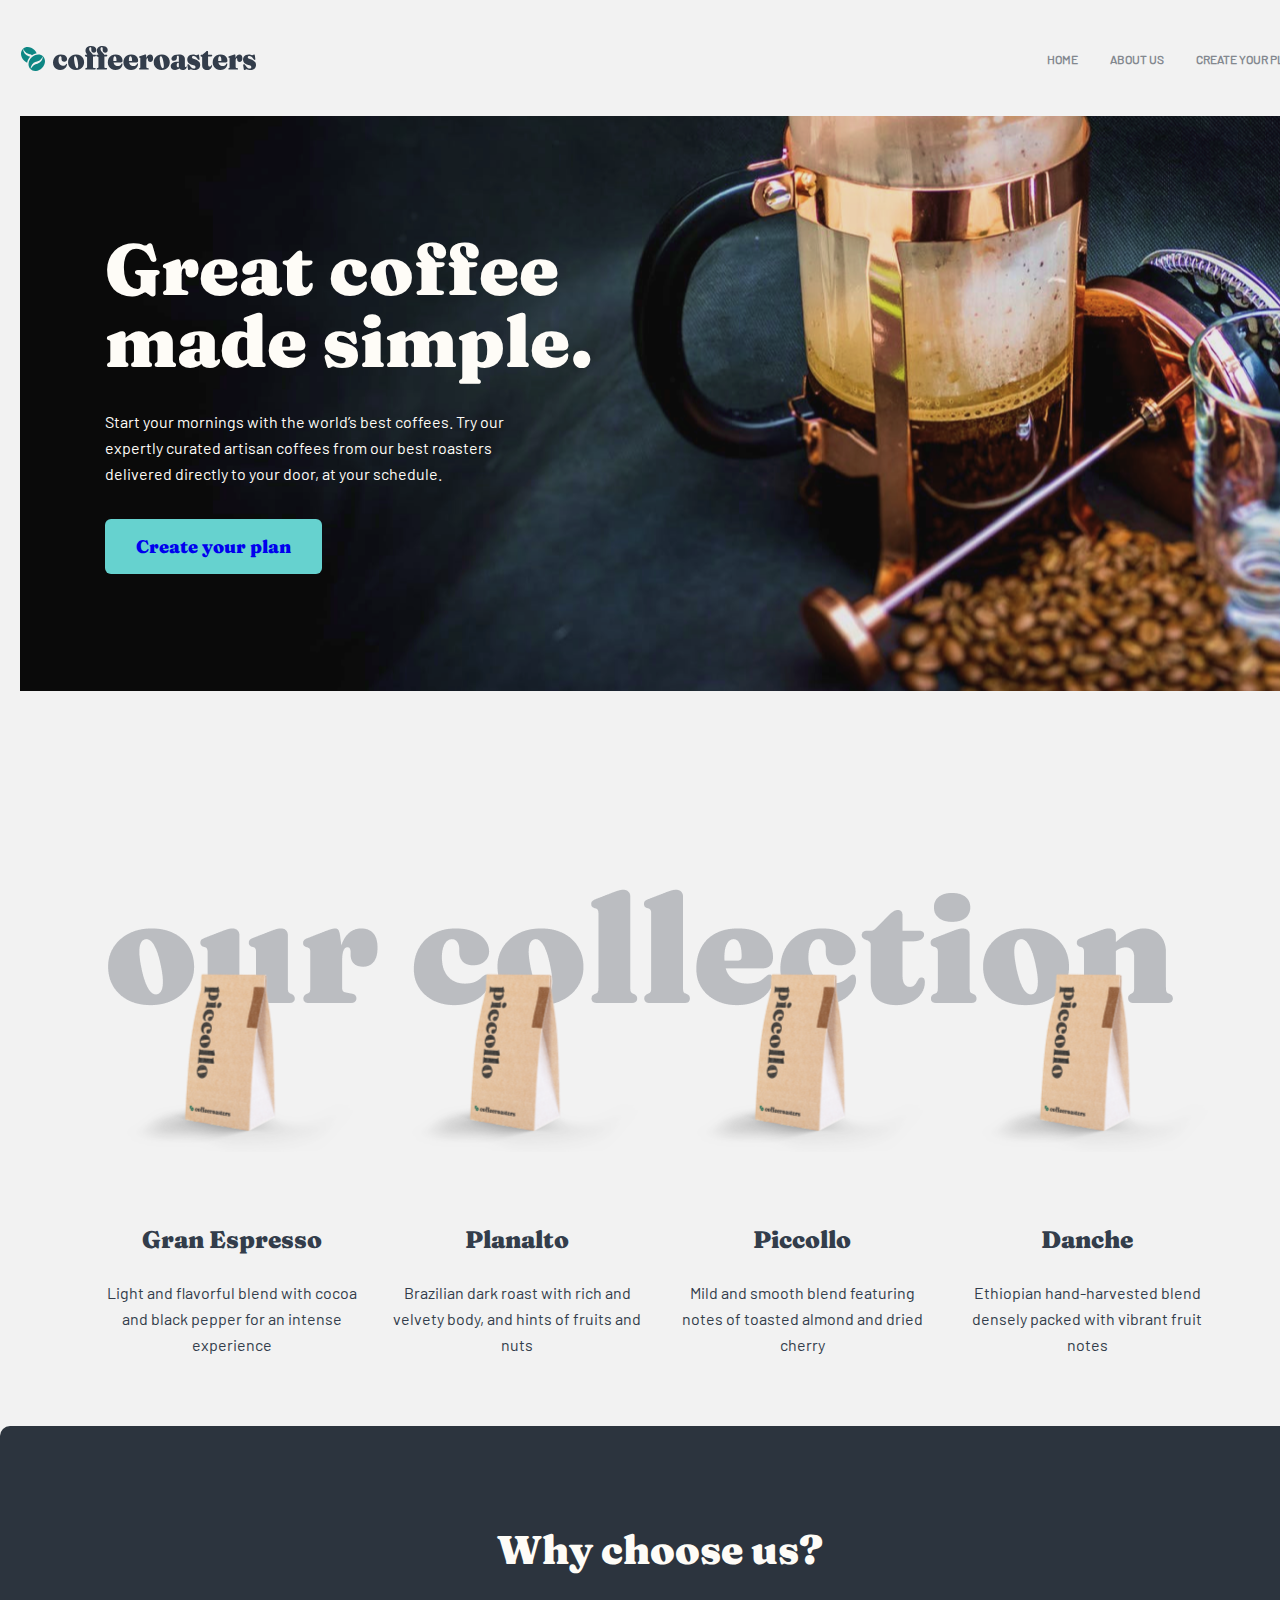
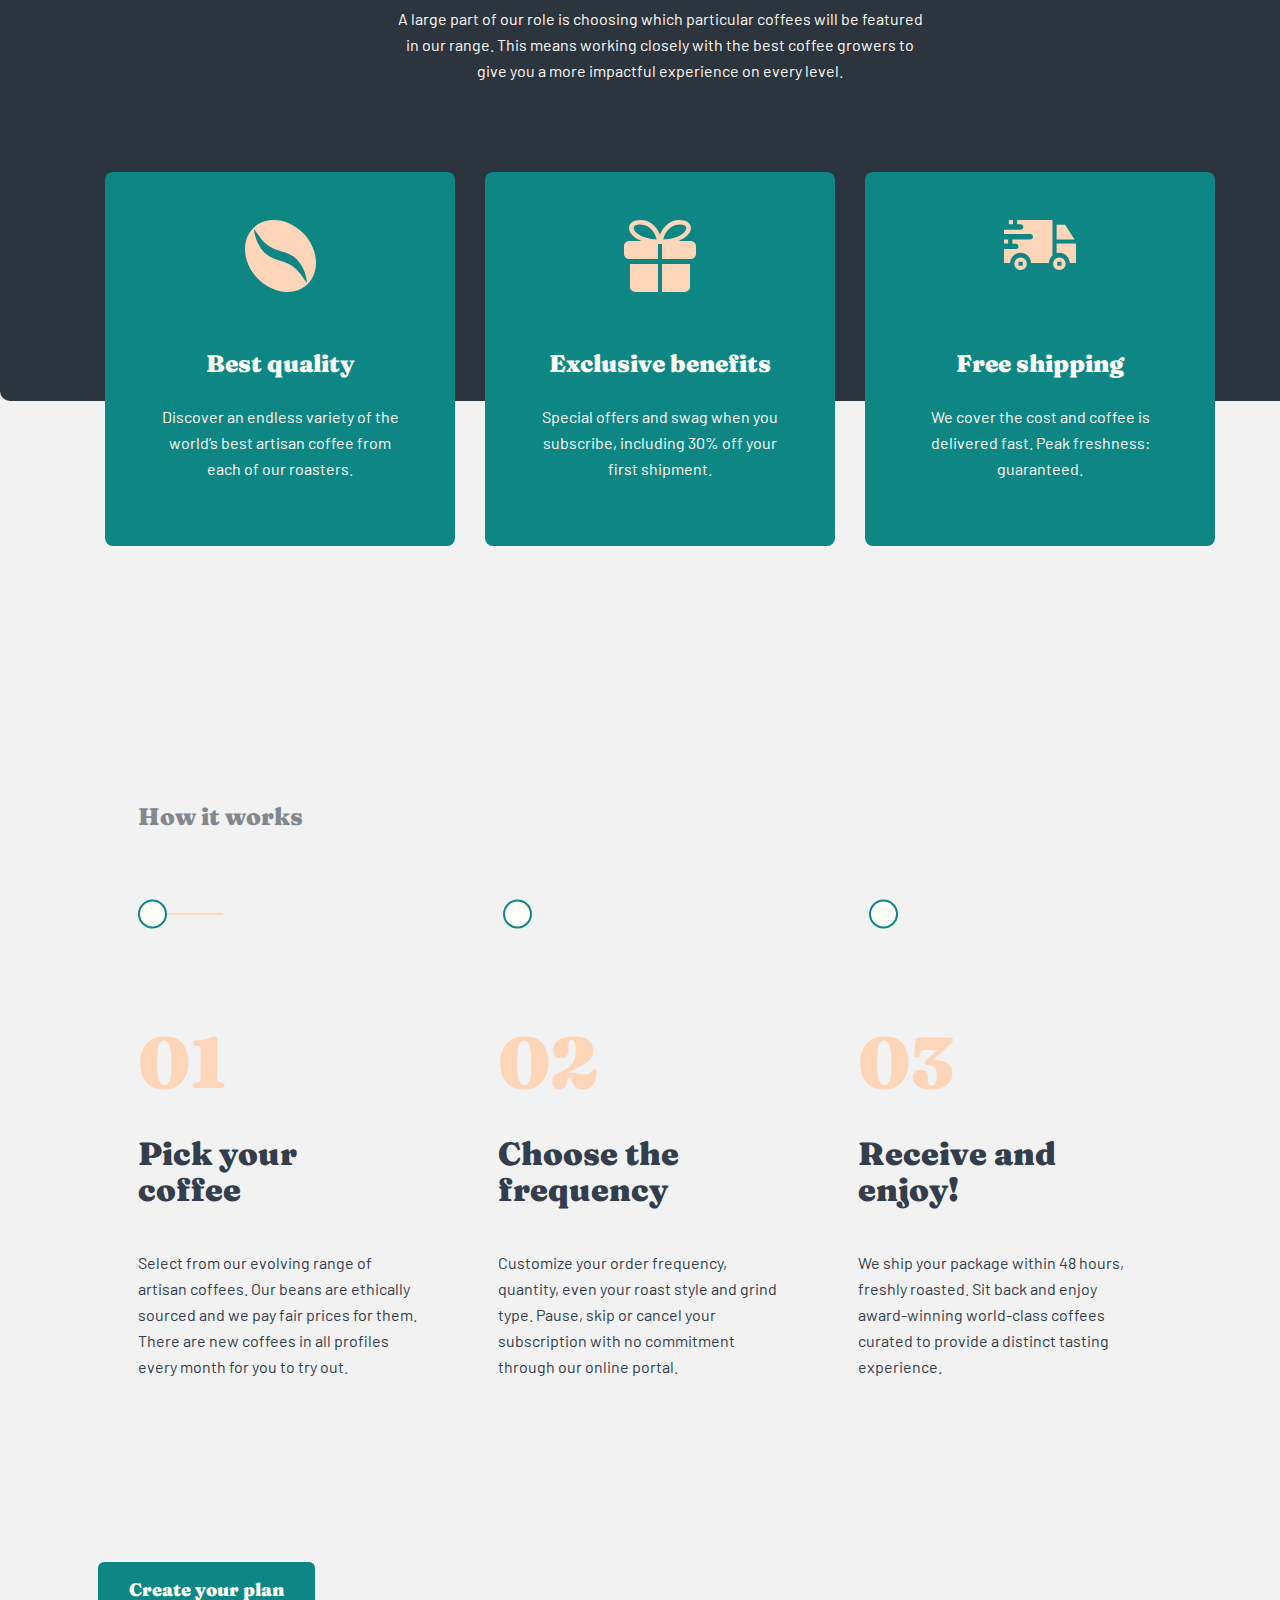
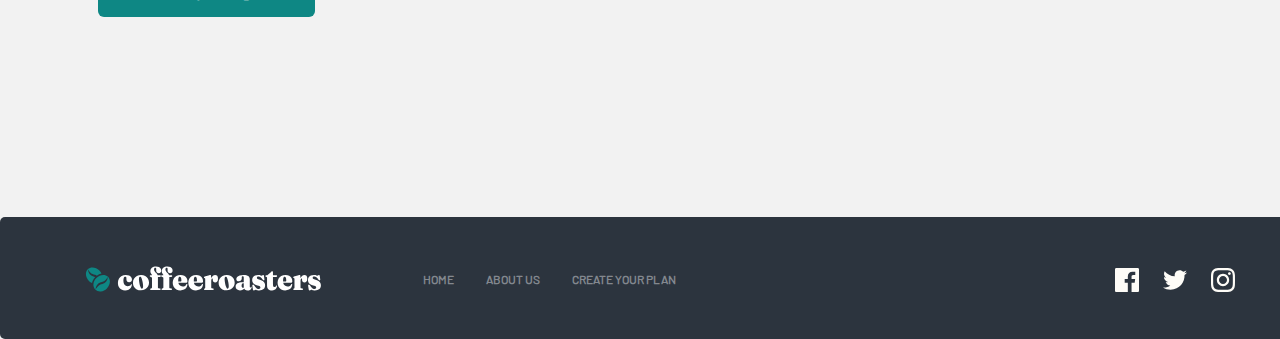
<file: index.html>
<!DOCTYPE html>
<html lang="en">
  <head>
    <meta charset="UTF-8" />
    <meta http-equiv="X-UA-Compatible" content="IE=edge" />
    <meta name="viewport" content="width=device-width, initial-scale=1.0" />
    <link rel="stylesheet" href="./css/normalize.css">
    <link rel="stylesheet" href="./css/mini.css">
    <!-- <link rel="stylesheet" href="css/style.css" /> -->
    <title>Coffee</title>
  </head>
  <body>
    <!-- Header -->

    <header class="header">
      <div class="container">
        <a class="header_logo" href="#"
          ><img class="logo_image" src="./img/coffee_logo.svg" alt="logo image"
        /></a>
        <nav class="nav">
          <ul class="nav_list">
            <li class="nav_item"><a class="nav_links" href="index.html">Home</a></li>
            <li class="nav_item"><a class="nav_links" href="about/about.html">About us</a></li>
            <li class="nav_item">
              <a class="nav_links" href="create/create.html">Create your plan</a>
            </li>
          </ul>
        </nav>
      </div>
    </header>

    <!-- Main -->

    <!-- Hero section -->

    <main class="main">
      <section class="hero">
        <div class="container">
          <h1 class="hero_heading">Great coffee made simple.</h1>
          <p class="hero_text">
            Start your mornings with the world’s best coffees. Try our expertly
            curated artisan coffees from our best roasters delivered directly to
            your door, at your schedule.
          </p>
          <a class="button" href="#">Create your plan</a>
        </div>
      </section>

      <!-- Cards section -->

      <section class="cards">
        <div class="container">
          <ul class="cards__list">
            <li class="cards__item">
              <h2 class="cards__heading">Gran Espresso</h2>
              <p class="cards__text">
                Light and flavorful blend with cocoa and black pepper for an
                intense experience
              </p>
            </li>
            <li class="cards__item">
              <h2 class="cards__heading">Planalto</h2>
              <p class="cards__text">
                Brazilian dark roast with rich and velvety body, and hints of
                fruits and nuts
              </p>
            </li>
            <li class="cards__item">
              <h2 class="cards__heading">Piccollo</h2>
              <p class="cards__text">
                Mild and smooth blend featuring notes of toasted almond and
                dried cherry
              </p>
            </li>
            <li class="cards__item">
              <h2 class="cards__heading">Danche</h2>
              <p class="cards__text">
                Ethiopian hand-harvested blend densely packed with vibrant fruit
                notes
              </p>
            </li>
          </ul>
        </div>
      </section>

<!-- Choice section starting -->

      <section class="choice">
        <div class="container">
          <h2 class="choice_heading">Why choose us?</h2>
          <p class="choice_text">
            A large part of our role is choosing which particular coffees will
            be featured in our range. This means working closely with the best
            coffee growers to give you a more impactful experience on every
            level.
          </p>
          <ul class="choice_list">
            <li class="choice_item choice_item_first">
              <h3 class="choice_item_heading">Best quality</h3>
              <p class="choice_item_text">
                Discover an endless variety of the world’s best artisan coffee
                from each of our roasters.
              </p>
            </li>
            <li class="choice_item choice_item_second">
              <h3 class="choice_item_heading">Exclusive benefits</h3>
              <p class="choice_item_text">
                Special offers and swag when you subscribe, including 30% off
                your first shipment.
              </p>
            </li>
            <li class="choice_item choice_item_third">
              <h3 class="choice_item_heading">Free shipping</h3>
              <p class="choice_item_text">
                We cover the cost and coffee is delivered fast. Peak freshness:
                guaranteed.
              </p>
            </li>
          </ul>
        </div>
      </section>

      <!-- Instruction section starting -->

      <section class="instruction">
        <div class="container">
         
          <h2 class="instruction_heading">How it works</h2>
          <div class="line">
            <span class="span">
                <span class="circles"></span><span class="circles"></span
                ><span class="circles"></span>
              </span>
            <ul class="instruction_list">
              <li class="instruction_item instruction_item_first">
                <h3 class="instruction_item_heading">Pick your coffee</h3>
                <p class="instruction_item_text">
                  Select from our evolving range of artisan coffees. Our beans
                  are ethically sourced and we pay fair prices for them. There
                  are new coffees in all profiles every month for you to try
                  out.
                </p>
              </li>
              <li class="instruction_item instruction_item_second">
                <h3 class="instruction_item_heading">Choose the frequency</h3>
                <p class="instruction_item_text">
                  Customize your order frequency, quantity, even your roast
                  style and grind type. Pause, skip or cancel your subscription
                  with no commitment through our online portal.
                </p>
              </li>
              <li class="instruction_item instruction_item_third">
                <h3 class="instruction_item_heading">Receive and enjoy!</h3>
                <p class="instruction_item_text">
                  We ship your package within 48 hours, freshly roasted. Sit
                  back and enjoy award-winning world-class coffees curated to
                  provide a distinct tasting experience.
                </p>
              </li>
            </ul>
          </div> 
          <a class="button" href="#">Create your plan</a>        
        </div>
      </section>
    </main>

<!-- Footer -->

<footer class="footer">
    <div class="container">
        <a class="footer_link" href="#"><img src="./img/footer_logo.svg" alt="footer logo"></a>
        <nav class="nav">
            <ul class="nav_list footer_nav">
                <li class="nav_item"><a href="index.html" class="nav_links">home</a></li>
                <li class="nav_item"><a href="about/about.html" class="nav_links">about us</a></li>
                <li class="nav_item"><a href="create/create.html" class="nav_links">create your plan</a></li>
            </ul>
        </nav>
        <ul class="social">
            <li class="social_item"><a class="social_links" href="#"><img src="./img/facebook.svg" alt=""></a></li>
            <li class="social_item"><a class="social_links" href="#"><img src="./img/twitter.svg" alt=""></a></li>
            <li class="social_item"><a class="social_links" href="#"><img src="./img/Shape.svg" alt=""></a></li>
        </ul>
    </div>
</footer>

  </body>
</html>
</file>
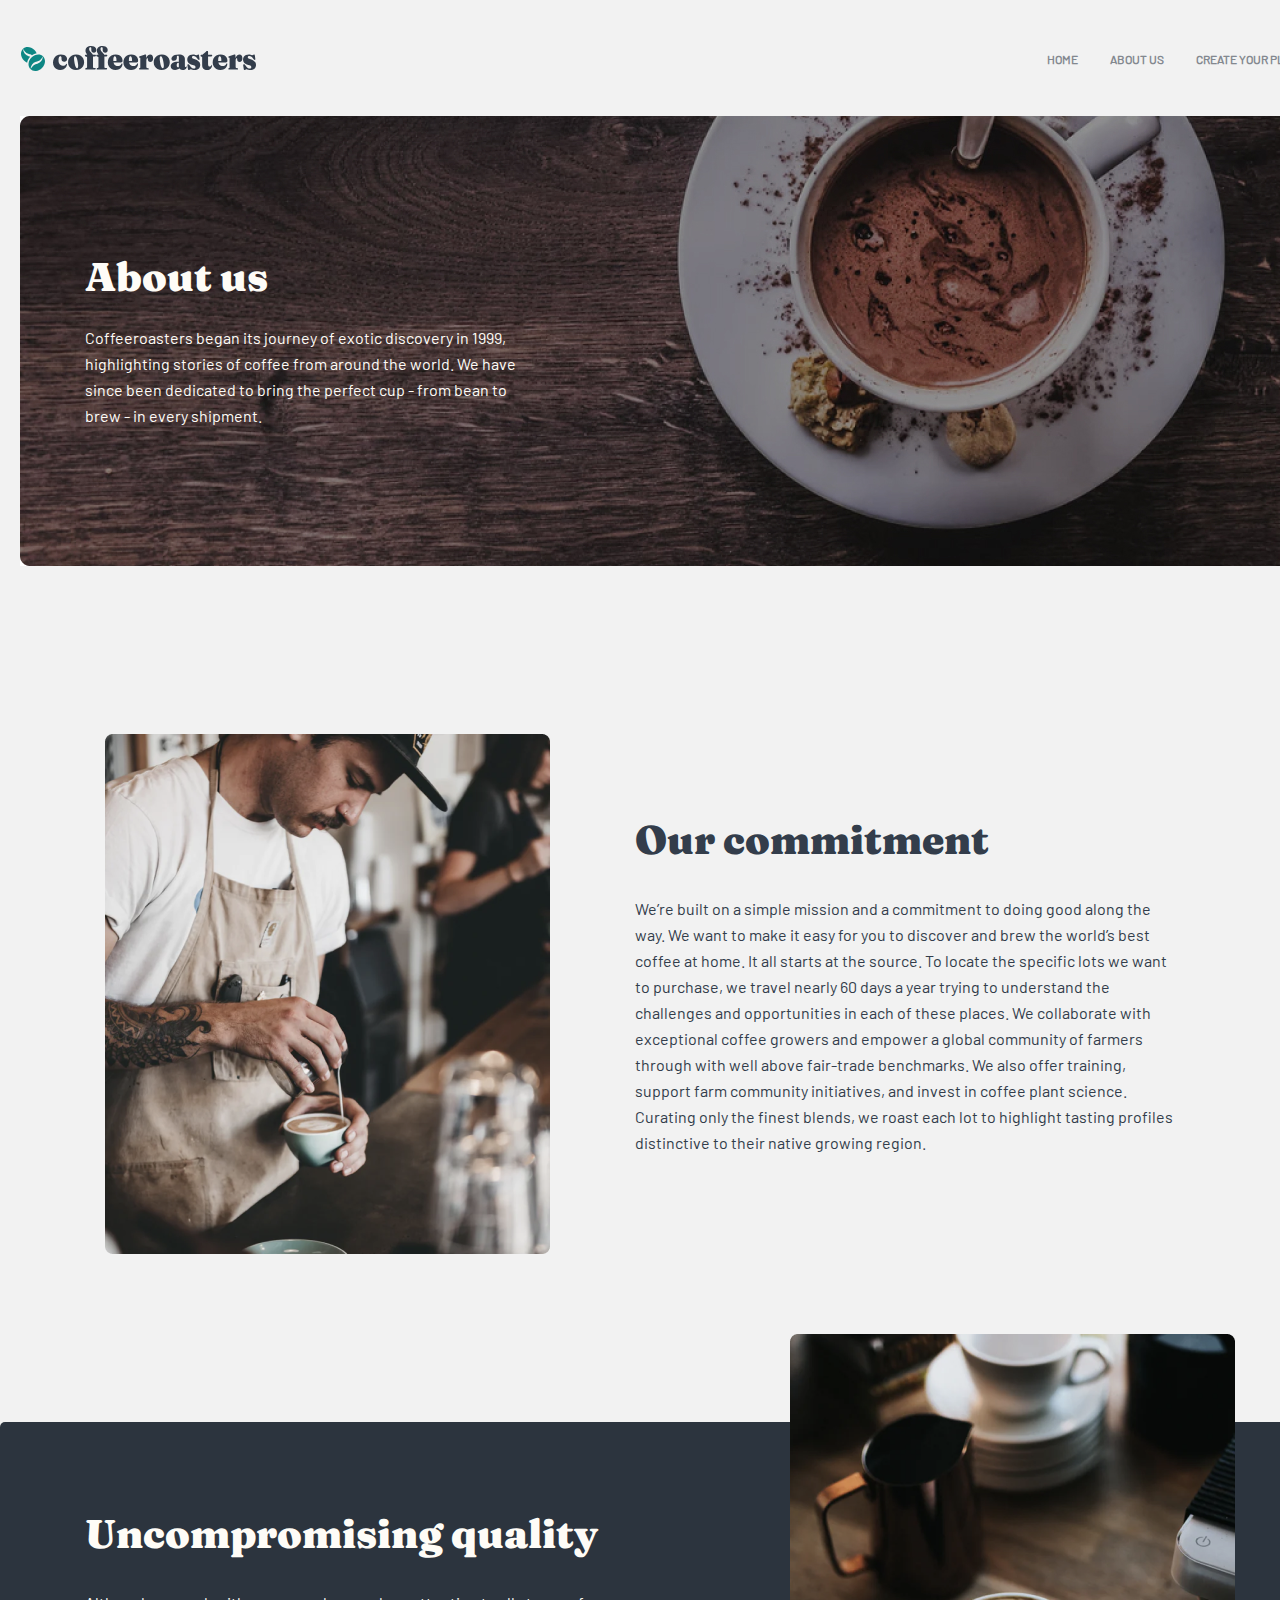
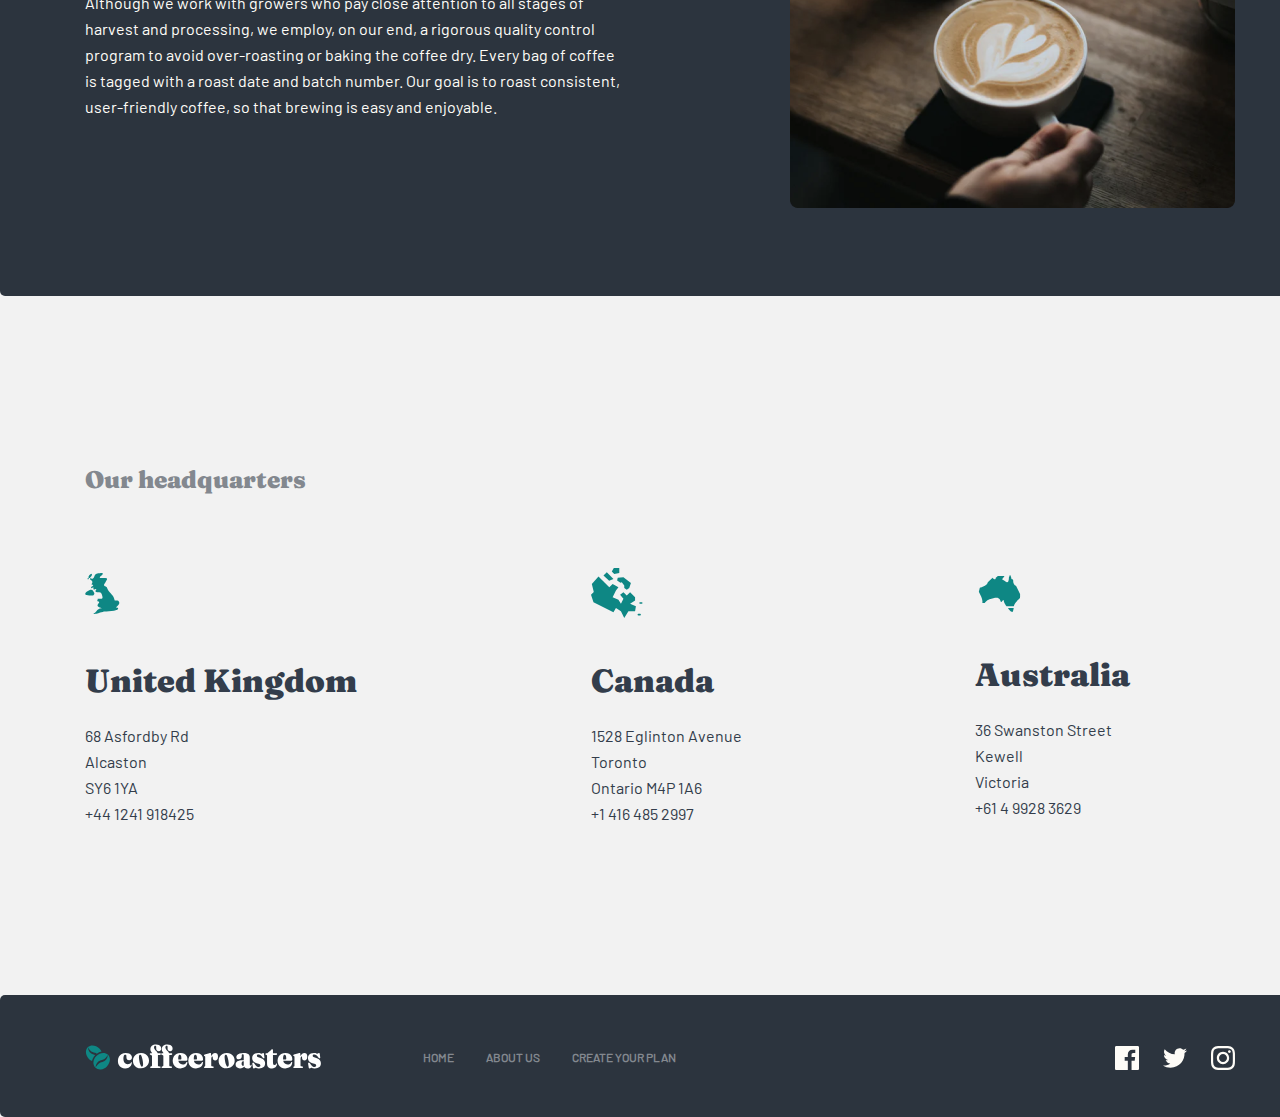
<file: about/about.html>
<!DOCTYPE html>
<html lang="en">
  <head>
    <meta charset="UTF-8" />
    <meta http-equiv="X-UA-Compatible" content="IE=edge" />
    <meta name="viewport" content="width=device-width, initial-scale=1.0" />
    <link rel="stylesheet" href="../css/style.css" />
  </head>
  <body>
    <!-- Header -->

    <header class="header">
      <div class="container">
        <a class="header_logo" href="#"
          ><img class="logo_image" src="./img/coffee_logo.svg" alt="logo image"
        /></a>
        <nav class="nav">
          <ul class="nav_list">
            <li class="nav_item"><a class="nav_links" href="../index.html">Home</a></li>
            <li class="nav_item"><a class="nav_links" href="./about.html">About us</a></li>
            <li class="nav_item">
              <a class="nav_links" href="../create/create.html">Create your plan</a>
            </li>
          </ul>
        </nav>
      </div>
    </header>

    <!-- Main -->

    <main class="main">
      <section class="about_intro">
        <div class="container">
          <h1 class="about_hading">About us</h1>
          <p class="about_text">
            Coffeeroasters began its journey of exotic discovery in 1999,
            highlighting stories of coffee from around the world. We have since
            been dedicated to bring the perfect cup - from bean to brew - in
            every shipment.
          </p>
        </div>
      </section>

      <!-- Commitment section -->

      <section class="commitment">
        <div class="container">
          <img
            class="commitment"
            src="./img/coffeemaker.png"
            alt="a man who is making a cup of coffee"
            width="445"
            height="520"
          />
          <div class="commitment_info">
            <h2 class="commitment_heading">Our commitment</h2>
            <p class="commitment_text">
              We’re built on a simple mission and a commitment to doing good
              along the way. We want to make it easy for you to discover and
              brew the world’s best coffee at home. It all starts at the source.
              To locate the specific lots we want to purchase, we travel nearly
              60 days a year trying to understand the challenges and
              opportunities in each of these places. We collaborate with
              exceptional coffee growers and empower a global community of
              farmers through with well above fair-trade benchmarks. We also
              offer training, support farm community initiatives, and invest in
              coffee plant science. Curating only the finest blends, we roast
              each lot to highlight tasting profiles distinctive to their native
              growing region.
            </p>
          </div>
        </div>
      </section>

      <!-- Quality section starting -->

      <section class="quality">
        <div class="container">
          <div class="quality_info">
            <h2 class="quality_heading">Uncompromising quality</h2>
            <p class="quality_text">
              Although we work with growers who pay close attention to all
              stages of harvest and processing, we employ, on our end, a
              rigorous quality control program to avoid over-roasting or baking
              the coffee dry. Every bag of coffee is tagged with a roast date
              and batch number. Our goal is to roast consistent, user-friendly
              coffee, so that brewing is easy and enjoyable.
            </p>
          </div>
          <img class="quality_image" src="./img/heart_coffee.png" alt="there is a coffee image with heart face on its surface" width="445" height="474" />
        </div>
      </section>

<!-- Headquarter section starting -->

<section class="headquarters">
    <div class="container">
        <h2 class="headquarters_heading">Our headquarters</h2>
        <ul class="headquarter_list">
            <li class="headquarter_item_first">
                <dl>
                    <dt class="continent">United Kingdom</dt>
                    <dd class="continent_info">68  Asfordby Rd</dd>
                    <dd class="continent_info">Alcaston</dd>
                    <dd class="continent_info">SY6 1YA</dd>
                    <dd class="continent_info">+44 1241 918425</dd>
                </dl>
            </li>
            <li class="headquarter_item_second">
                <dl>
                    <dt class="continent">Canada</dt>
                    <dd class="continent_info">1528  Eglinton Avenue</dd>
                    <dd class="continent_info">Toronto</dd>
                    <dd class="continent_info">Ontario M4P 1A6</dd>
                    <dd class="continent_info">+1 416 485 2997</dd>
                </dl>
            </li>
            <li class="headquarter_item_third">
                <dl>
                    <dt class="continent">Australia</dt>
                    <dd class="continent_info">36 Swanston Street</dd>
                    <dd class="continent_info">Kewell</dd>
                    <dd class="continent_info">Victoria</dd>
                    <dd class="continent_info">+61 4 9928 3629</dd>
                </dl>
            </li>
        </ul>
    </div>
</section>

<!-- Footer -->

<footer class="footer">
    <div class="container">
        <a class="footer_link" href="#"><img src="../img/footer_logo.svg" alt="footer logo"></a>
        <nav class="nav">
            <ul class="nav_list footer_nav">
                <li class="nav_item"><a href="../index.html" class="nav_links">home</a></li>
                <li class="nav_item"><a href="./about.html" class="nav_links">about us</a></li>
                <li class="nav_item"><a href="../create/create.html" class="nav_links">create your plan</a></li>
            </ul>
        </nav>
        <ul class="social">
            <li class="social_item"><a class="social_links" href="#"><img src="../img/facebook.svg" alt=""></a></li>
            <li class="social_item"><a class="social_links" href="#"><img src="../img/twitter.svg" alt=""></a></li>
            <li class="social_item"><a class="social_links" href="#"><img src="../img/Shape.svg" alt=""></a></li>
        </ul>
    </div>
</footer>


    </main>
  </body>
</html>
</file>
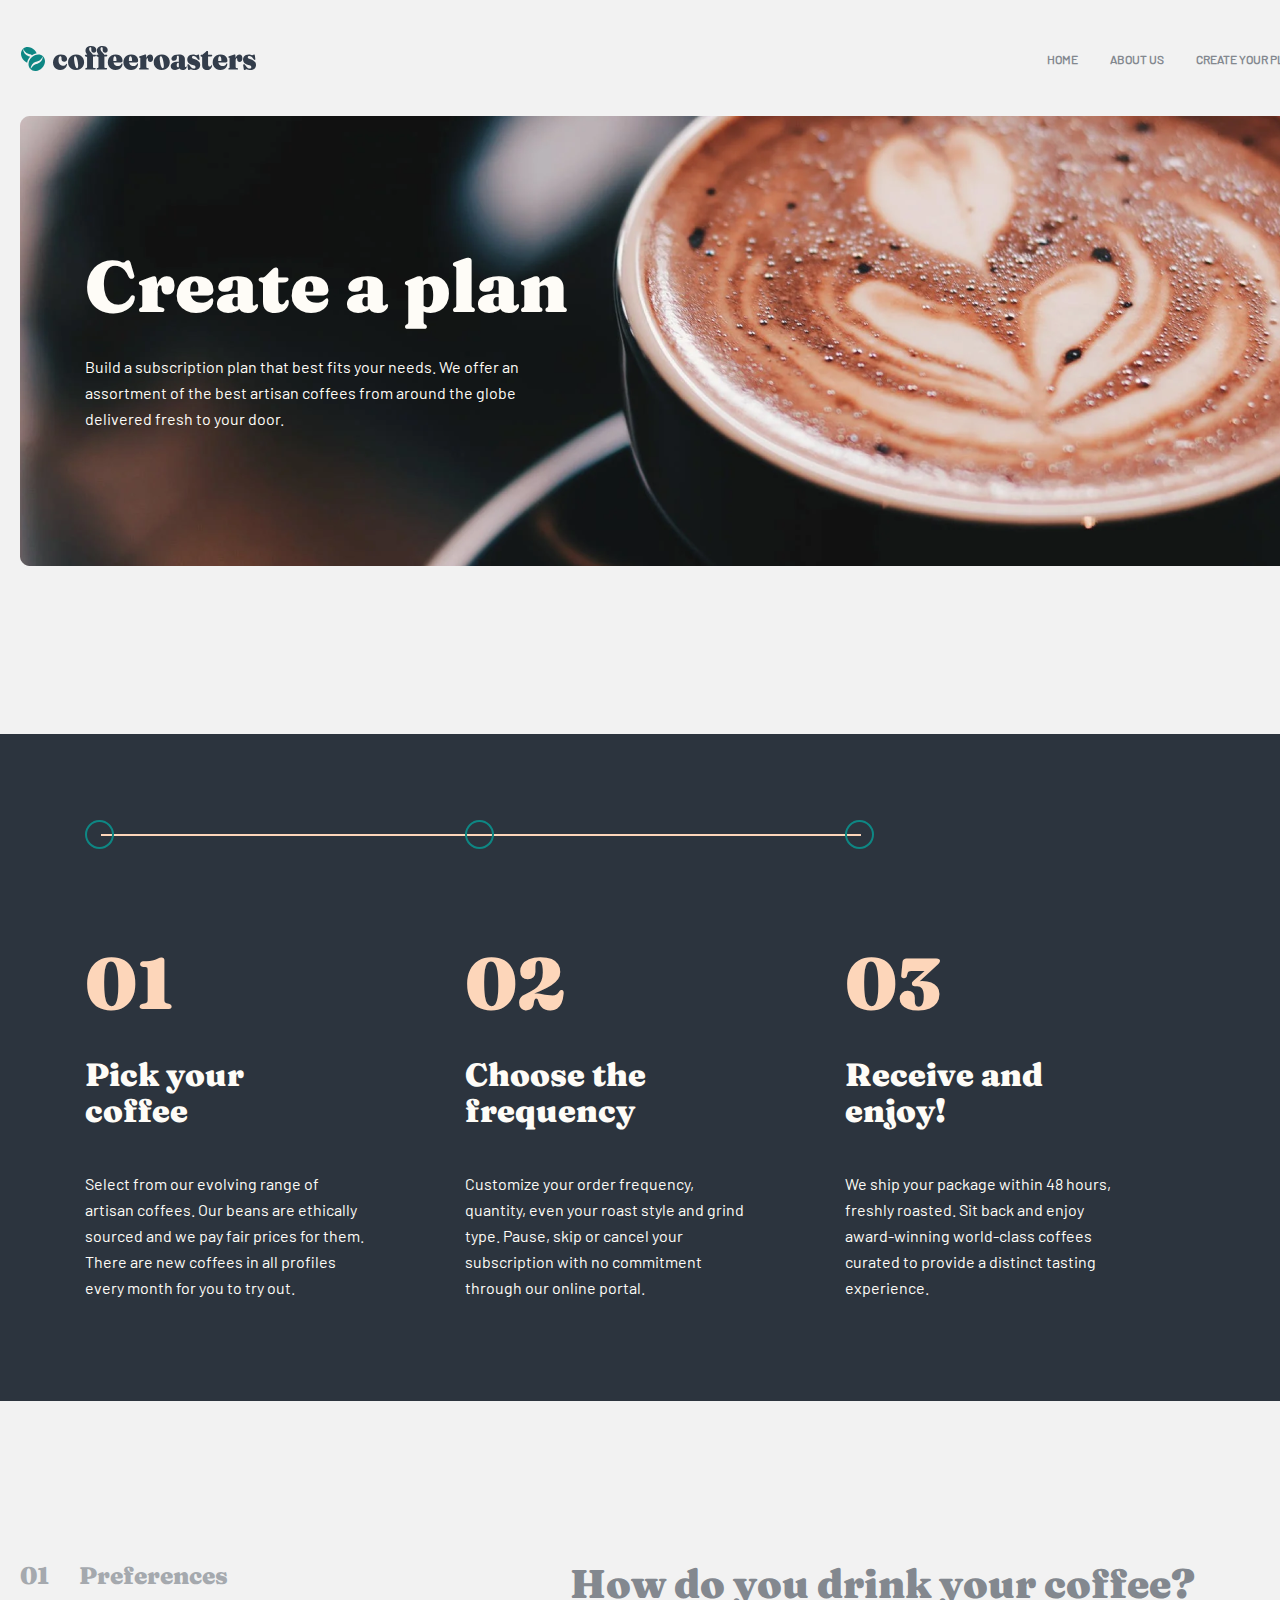
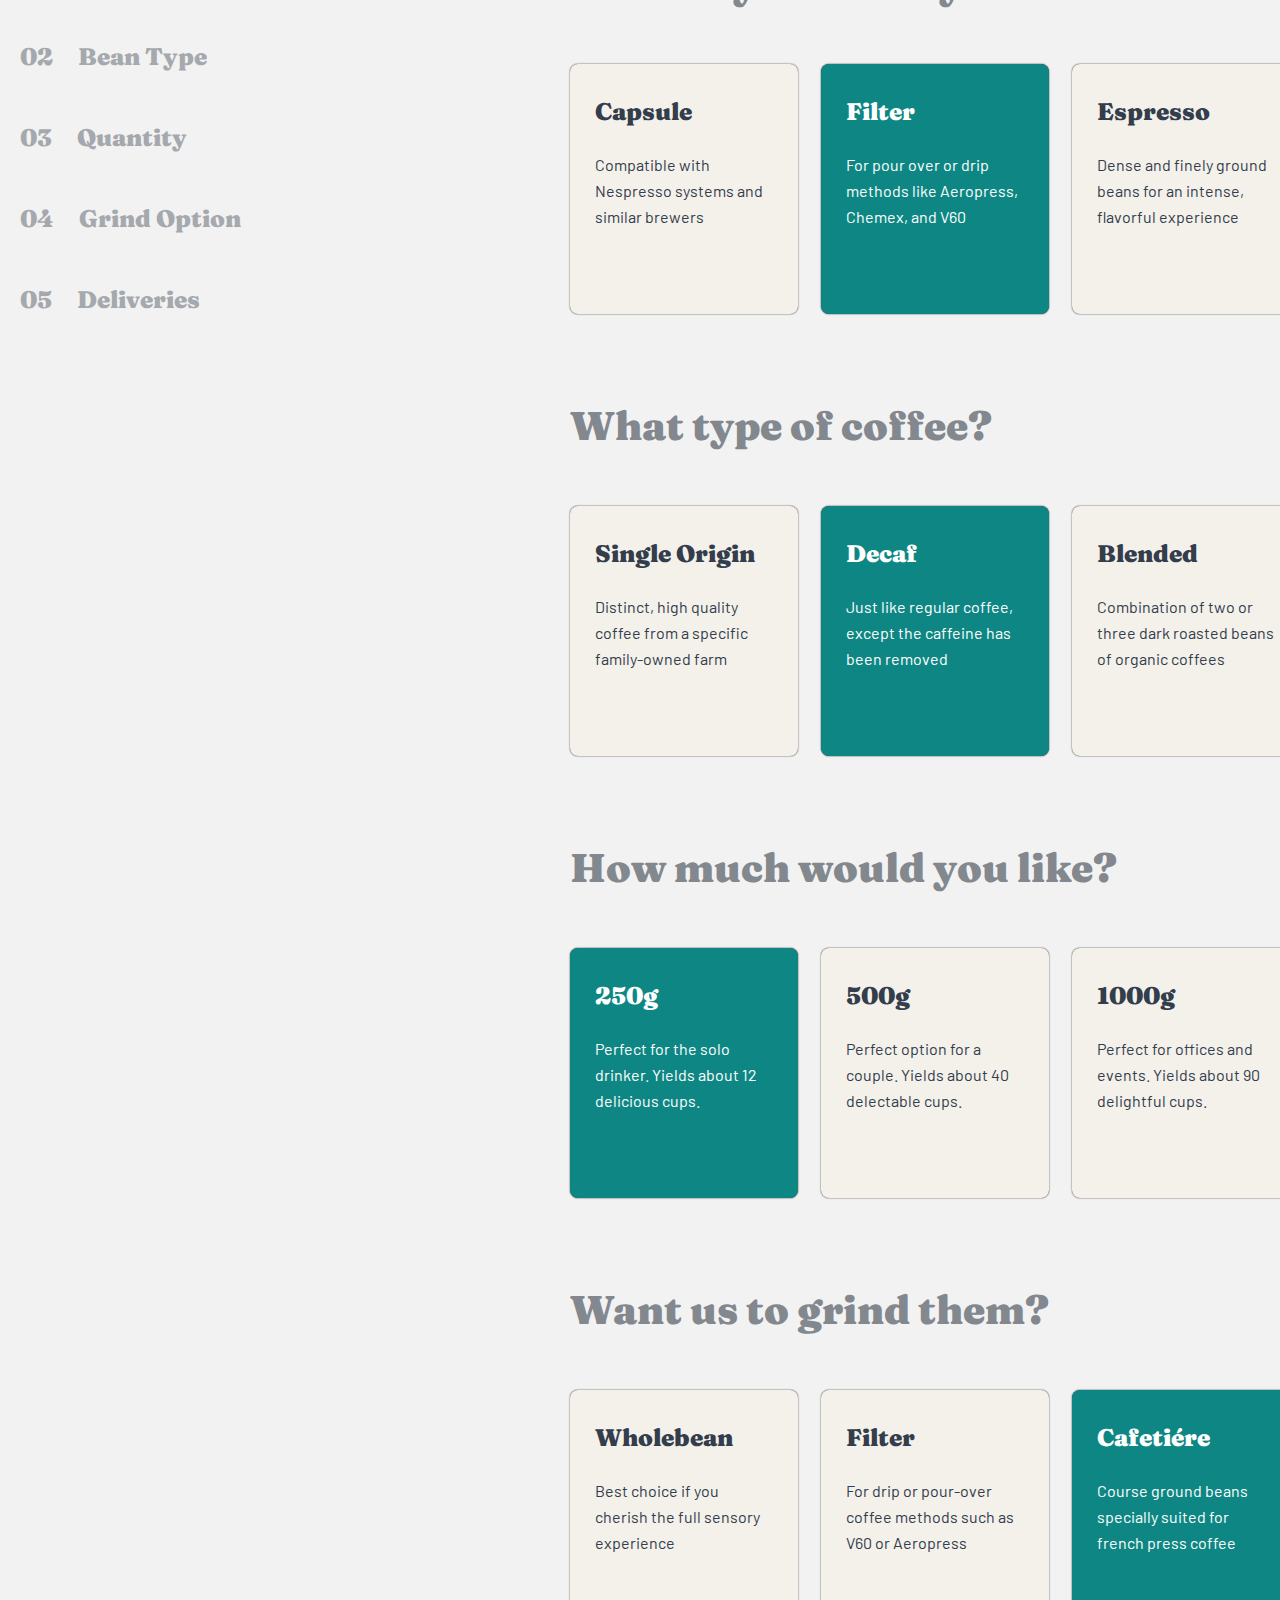
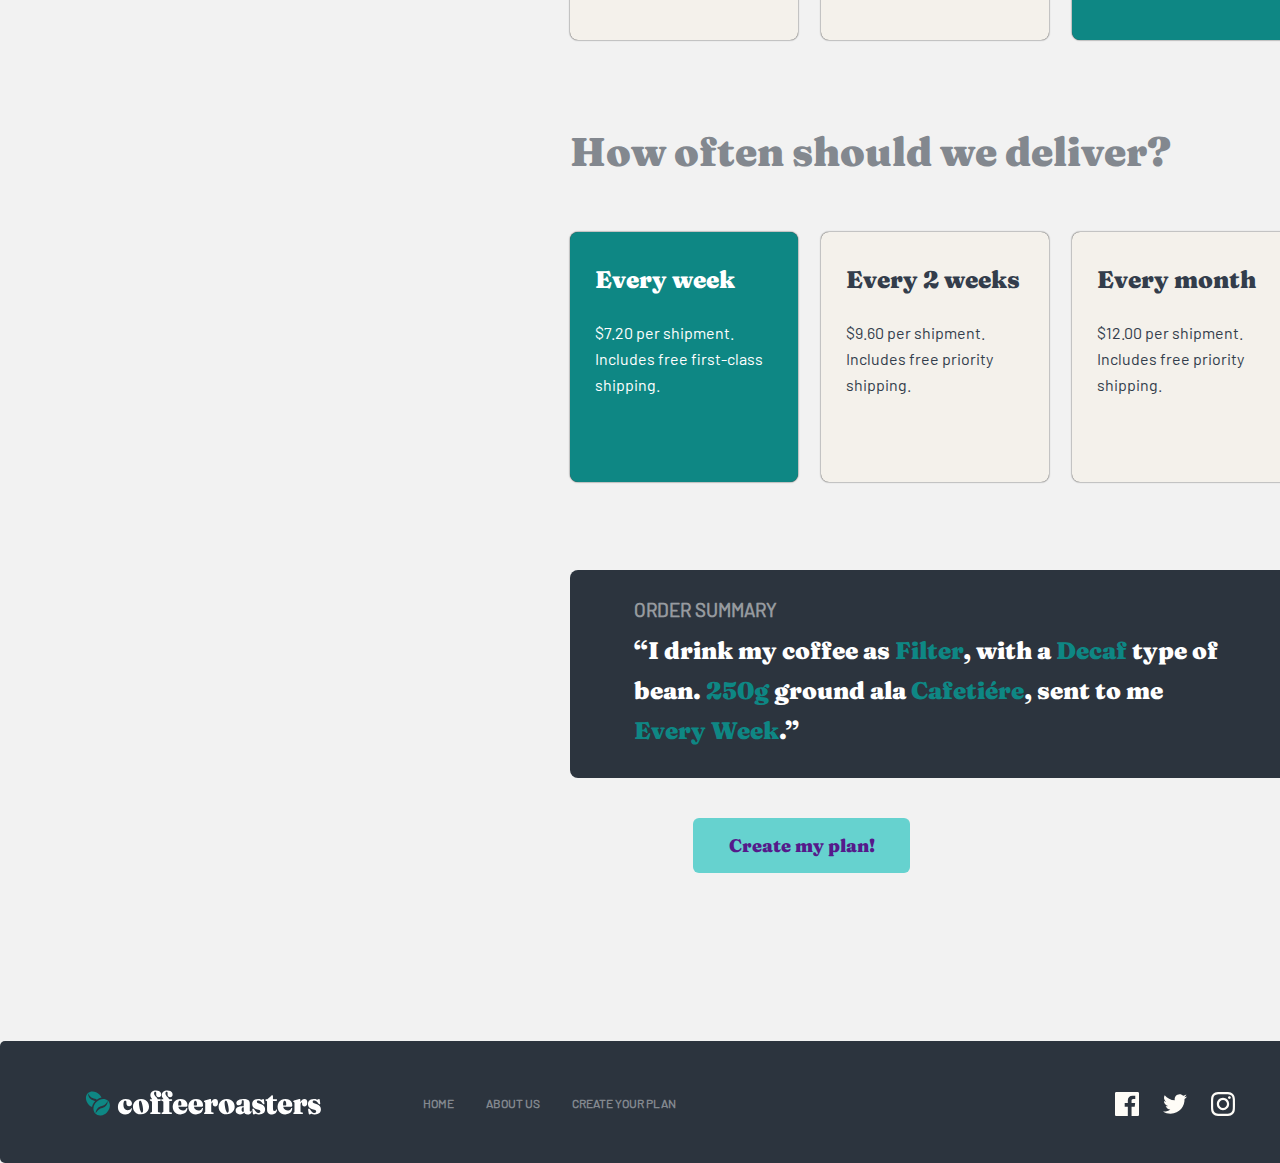
<file: create/create.html>
<!DOCTYPE html>
<html lang="en">
  <head>
    <meta charset="UTF-8" />
    <meta http-equiv="X-UA-Compatible" content="IE=edge" />
    <meta name="viewport" content="width=device-width, initial-scale=1.0" />
    <link rel="stylesheet" href="../css/style.css" />
    <title>Create</title>
  </head>
  <body>
    <!-- Header -->

    <header class="header">
      <div class="container">
        <a class="header_logo" href="#"
          ><img
            class="logo_image"
            src="../img/coffee_logo.svg"
            alt="logo image"
        /></a>
        <nav class="nav">
          <ul class="nav_list">
            <li class="nav_item"><a class="nav_links" href="../index.html">Home</a></li>
            <li class="nav_item">
              <a class="nav_links" href="../about/about.html">About us</a>
            </li>
            <li class="nav_item">
              <a class="nav_links" href="../create/create.html">Create your plan</a>
            </li>
          </ul>
        </nav>
      </div>
    </header>

    <!-- Main -->

    <main class="main">
      <!-- Create section -->

      <section class="create">
        <div class="container">
          <h1 class="create_intro_heading">Create a plan</h1>
          <p class="create_intro_text">
            Build a subscription plan that best fits your needs. We offer an
            assortment of the best artisan coffees from around the globe
            delivered fresh to your door.
          </p>
        </div>
      </section>

      <!-- Measurement section -->

      <section class="measurement">
        <div class="container">
          <div class="line">
            <ul class="measurement_list">
              <li class="measurement_item">
                <h2 class="measurement_heading measurement_heading_first">
                  Pick your coffee
                </h2>
                <p class="measurement_text">
                  Select from our evolving range of artisan coffees. Our beans
                  are ethically sourced and we pay fair prices for them. There
                  are new coffees in all profiles every month for you to try
                  out.
                </p>
              </li>
              <li class="measurement_item">
                <h2 class="measurement_heading measurement_heading_second">
                  Choose the frequency
                </h2>
                <p class="measurement_text">
                  Customize your order frequency, quantity, even your roast
                  style and grind type. Pause, skip or cancel your subscription
                  with no commitment through our online portal.
                </p>
              </li>
              <li class="measurement_item">
                <h2 class="measurement_heading measurement_heading_third">
                  Receive and enjoy!
                </h2>
                <p class="measurement_text">
                  We ship your package within 48 hours, freshly roasted. Sit
                  back and enjoy award-winning world-class coffees curated to
                  provide a distinct tasting experience.
                </p>
              </li>
            </ul>
          </div>
        </div>
      </section>

      <!-- Preference section starting -->

      <section class="preference">
        <div class="container">
          <ul class="preference_list">
            <li class="preference_item">
              <a class="preference_links" href="#"
                ><span>01</span> Preferences</a
              >
            </li>
            <li class="preference_item">
              <a class="preference_links" href="#"><span>02</span>Bean Type</a>
            </li>
            <li class="preference_item">
              <a class="preference_links" href="#"><span>03</span>Quantity</a>
            </li>
            <li class="preference_item">
              <a class="preference_links" href="#"
                ><span>04</span>Grind Option</a
              >
            </li>
            <li class="preference_item">
              <a class="preference_links" href="#"><span>05</span>Deliveries</a>
            </li>
          </ul>
          <ul class="questions_list">
            <li class="questions_item">
              <h2 class="questions_item_heading">
                How do you drink your coffee?
              </h2>
              <ul class="answers_list">
                <li class="answers_item">
                  <h3 class="answers_heading">Capsule</h3>
                  <p class="amswers_text">
                    Compatible with Nespresso systems and similar brewers
                  </p>
                </li>
                <li class="answers_item_color">
                  <h3 class="answers_heading">Filter</h3>
                  <p class="amswers_text">
                    For pour over or drip methods like Aeropress, Chemex, and
                    V60
                  </p>
                </li>
                <li class="answers_item">
                  <h3 class="answers_heading">Espresso</h3>
                  <p class="amswers_text">
                    Dense and finely ground beans for an intense, flavorful
                    experience
                  </p>
                </li>
              </ul>
            </li>
            <li class="questions_item">
              <h2 class="questions_item_heading">What type of coffee?</h2>
              <ul class="answers_list">
                <li class="answers_item">
                  <h3 class="answers_heading">Single Origin</h3>
                  <p class="amswers_text">
                    Distinct, high quality coffee from a specific family-owned
                    farm
                  </p>
                </li>
                <li class="answers_item_color">
                  <h3 class="answers_heading">Decaf</h3>
                  <p class="amswers_text">
                    Just like regular coffee, except the caffeine has been
                    removed
                  </p>
                </li>
                <li class="answers_item">
                  <h3 class="answers_heading">Blended</h3>
                  <p class="amswers_text">
                    Combination of two or three dark roasted beans of organic
                    coffees
                  </p>
                </li>
              </ul>
            </li>
            <li class="questions_item">
              <h2 class="questions_item_heading">How much would you like?</h2>
              <ul class="answers_list">
                <li class="answers_item_color">
                  <h3 class="answers_heading">250g</h3>
                  <p class="amswers_text">
                    Perfect for the solo drinker. Yields about 12 delicious
                    cups.
                  </p>
                </li>
                <li class="answers_item">
                  <h3 class="answers_heading">500g</h3>
                  <p class="amswers_text">
                    Perfect option for a couple. Yields about 40 delectable
                    cups.
                  </p>
                </li>
                <li class="answers_item">
                  <h3 class="answers_heading">1000g</h3>
                  <p class="amswers_text">
                    Perfect for offices and events. Yields about 90 delightful
                    cups.
                  </p>
                </li>
              </ul>
            </li>
            <li class="questions_item">
              <h2 class="questions_item_heading">Want us to grind them?</h2>
              <ul class="answers_list">
                <li class="answers_item">
                  <h3 class="answers_heading">Wholebean</h3>
                  <p class="amswers_text">
                    Best choice if you cherish the full sensory experience
                  </p>
                </li>
                <li class="answers_item">
                  <h3 class="answers_heading">Filter</h3>
                  <p class="amswers_text">
                    For drip or pour-over coffee methods such as V60 or
                    Aeropress
                  </p>
                </li>
                <li class="answers_item_color">
                  <h3 class="answers_heading">Cafetiére</h3>
                  <p class="amswers_text">
                    Course ground beans specially suited for french press coffee
                  </p>
                </li>
              </ul>
            </li>
            <li class="questions_item">
              <h2 class="questions_item_heading">
                How often should we deliver?
              </h2>
              <ul class="answers_list">
                <li class="answers_item_color">
                  <h3 class="answers_heading">Every week</h3>
                  <p class="amswers_text">
                    $7.20 per shipment. Includes free first-class shipping.
                  </p>
                </li>
                <li class="answers_item">
                  <h3 class="answers_heading">Every 2 weeks</h3>
                  <p class="amswers_text">
                    $9.60 per shipment. Includes free priority shipping.
                  </p>
                </li>
                <li class="answers_item">
                  <h3 class="answers_heading">Every month</h3>
                  <p class="amswers_text">
                    $12.00 per shipment. Includes free priority shipping.
                  </p>
                </li>
              </ul>
            </li>
            <li class="summary_item">
              <h3 class="summary_heading">order summary</h3>
              <p class="summary_text">
                “I drink my coffee as <span>Filter</span>, with a <span>Decaf</span> type of bean. <span>250g</span>  
                ground ala <span>Cafetiére</span>, sent to me <span>Every Week</span>.”
              </p>
             
            </li>
          </ul>
        </div>
         <a href="" class="button">Create my plan!</a>
      </section>
    </main>

    <!-- Footer -->

<footer class="footer">
  <div class="container">
      <a class="footer_link" href="#"><img src="../img/footer_logo.svg" alt="footer logo"></a>
      <nav class="nav">
          <ul class="nav_list footer_nav">
              <li class="nav_item"><a href="../index.html" class="nav_links">home</a></li>
              <li class="nav_item"><a href="../about/about.html" class="nav_links">about us</a></li>
              <li class="nav_item"><a href="../create/create.html" class="nav_links">create your plan</a></li>
          </ul>
      </nav>
      <ul class="social">
          <li class="social_item"><a class="social_links" href="#"><img src="../img/facebook.svg" alt=""></a></li>
          <li class="social_item"><a class="social_links" href="#"><img src="../img/twitter.svg" alt=""></a></li>
          <li class="social_item"><a class="social_links" href="#"><img src="../img/Shape.svg" alt=""></a></li>
      </ul>
  </div>
</footer>
  </body>
</html>
</file>
<file: css/mini.css>
@font-face{font-family:"Barlow";font-style:normal;font-weight:400;src:url("../fonts/barlow-v5-latin-regular.eot");src:local(""),url("../fonts/barlow-v5-latin-regular.eot?#iefix") format("embedded-opentype"),url("../fonts/barlow-v5-latin-regular.woff2") format("woff2"),url("../fonts/barlow-v5-latin-regular.woff") format("woff"),url("../fonts/barlow-v5-latin-regular.ttf") format("truetype"),url("../fonts/barlow-v5-latin-regular.svg#Barlow") format("svg")}@font-face{font-family:"Fraunces";font-style:normal;font-weight:900;src:url("../fonts/fraunces-v10-latin-900.eot");src:local(""),url("../fonts/fraunces-v10-latin-900.eot?#iefix") format("embedded-opentype"),url("../fonts/fraunces-v10-latin-900.woff2") format("woff2"),url("../fonts/fraunces-v10-latin-900.woff") format("woff"),url("../fonts/fraunces-v10-latin-900.ttf") format("truetype"),url("../fonts/fraunces-v10-latin-900.svg#Fraunces") format("svg")}*,*:before,*:after{-webkit-box-sizing:border-box;box-sizing:border-box}html{height:100%}body{height:100%;display:-webkit-box;display:-ms-flexbox;display:flex;-webkit-box-orient:vertical;-webkit-box-direction:normal;-ms-flex-direction:column;flex-direction:column;margin:0;padding:0;padding-bottom:88px;font-family:"Barlow",Arial,Helvetica,sans-serif;font-size:16px;font-weight:400;line-height:26px;color:#fefcf7;background:#f2f2f2}
img{vertical-align:middle;-o-object-fit:cover;object-fit:cover}.visually-hidden{position:absolute !important;clip:rect(1px 1px 1px 1px);clip:rect(1px,1px,1px,1px);padding:0 !important;border:0 !important;height:1px !important;width:1px !important;overflow:hidden}.container{width:1320px;margin:0 auto;padding:0 20px}.header .container{display:-webkit-box;display:-ms-flexbox;display:flex;-webkit-box-pack:justify;-ms-flex-pack:justify;justify-content:space-between;-webkit-box-align:center;-ms-flex-align:center;align-items:center;padding:44px 20px}.nav_list{display:-webkit-box;display:-ms-flexbox;display:flex;-webkit-box-align:center;-ms-flex-align:center;align-items:center;margin:0;padding:0;list-style-type:none}.nav_item+.nav_item{margin-left:32px}.nav_links{font-weight:700;font-size:12px;line-height:15px;text-decoration:none;text-transform:uppercase;color:#83888f}.nav_links:hover{color:#333d4b}.main{-webkit-box-flex:1;-ms-flex-positive:1;flex-grow:1}.hero .container{margin-bottom:136px;padding:117px 105px;background-image:url(../img/coffee_hero.png);background-repeat:no-repeat;background-size:1280px 600px;background-position:center}
.hero_heading{width:493px;margin-top:0;margin-bottom:32px;font-family:"Fraunces",Arial,Helvetica,sans-serif;font-size:72px;line-height:72px;color:#fefcf7}.hero_text{margin-top:0;margin-bottom:32px;width:445px}.button{display:block;width:217px;padding:15px;text-align:center;font-family:"Fraunces";font-weight:900;font-size:18px;line-height:25px;background:#66d2cf;border-radius:6px;text-decoration:none}.cards{background-image:url(../img/collection.png);background-repeat:no-repeat;background-size:1111px 196px;background-position:top 0 center;margin-bottom:200px}.cards .container{width:1111px}.cards__list{display:-webkit-box;display:-ms-flexbox;display:flex;-webkit-box-align:center;-ms-flex-align:center;align-items:center;margin:0;padding:0;list-style-type:none;-webkit-transform:translateY(33%);-ms-transform:translateY(33%);transform:translateY(33%)}.cards__item{width:255px}.cards__item+.cards__item{margin-left:30px}.cards__item:before{display:block;content:"";width:255px;height:193px;margin-bottom:72px;background-image:url(../img/product.png);background-repeat:no-repeat;background-size:255px 193px}
.cards__heading{margin-top:0;margin-bottom:24px;font-family:"Fraunces";font-weight:900;font-size:24px;line-height:32px;text-align:center;color:#333d4b}.cards__text{margin:0;text-align:center;color:#333d4b}.choice{margin-bottom:400px}.choice .container{position:relative;padding-top:100px;padding-bottom:317px;background-color:#2c343e;border-radius:10px}.choice_heading{margin-top:0;margin-bottom:32px;font-family:"Fraunces",Arial,Helvetica,sans-serif;font-weight:900;font-size:40px;line-height:48px;text-align:center;color:#fefcf7}.choice_text{width:540px;margin-top:0;margin-bottom:0;margin:0 auto;text-align:center;color:#fefcf7}.choice_list{position:absolute;top:346px;left:85px;right:85px;display:-webkit-box;display:-ms-flexbox;display:flex;-webkit-box-pack:justify;-ms-flex-pack:justify;justify-content:space-between;-webkit-box-align:center;-ms-flex-align:center;align-items:center;width:1110px;margin:0 auto;padding:0;list-style-type:none}.choice_item{width:350px;padding:48px;background:#0e8784;border-radius:8px}
.choice_item_first:before{display:block;content:"";width:72px;height:72px;margin:0 auto;margin-bottom:56px;background-image:url(../img/card3.svg);background-repeat:no-repeat}.choice_item_second:before{display:block;content:"";width:72px;height:72px;margin:0 auto;margin-bottom:56px;background-image:url(../img/card2.svg);background-repeat:no-repeat}.choice_item_third:before{display:block;content:"";width:72px;height:72px;margin:0 auto;margin-bottom:56px;background-image:url(../img/card1.svg);background-repeat:no-repeat}.choice_item_heading{margin-top:0;margin-bottom:24px;font-family:"Fraunces",Arial,Helvetica,sans-serif;font-weight:900;font-size:24px;line-height:32px;text-align:center;color:#fefcf7}.choice_item_text{text-align:center;color:#fefcf7}.instruction .container{width:1045px}.instruction_heading{margin-top:0;margin-bottom:80px;font-family:"Fraunces",Arial,Helvetica,sans-serif;font-weight:900;font-size:24px;line-height:32px;color:#83888f}
.instruction .line:before{display:block;content:"";width:70px;height:2px;margin-bottom:82px;background-color:#fdd6ba}.line:before{display:block;content:"";width:760px;height:2px;margin-left:15.5px;margin-bottom:82px;background-color:#fdd6ba}.span{width:760px;display:-webkit-box;display:-ms-flexbox;display:flex;-webkit-box-pack:justify;-ms-flex-pack:justify;justify-content:space-between;-webkit-box-align:center;-ms-flex-align:center;align-items:center;-webkit-transform:translateY(-97.5px);-ms-transform:translateY(-97.5px);transform:translateY(-97.5px)}.circles{display:block;width:29px;height:29px;border-radius:50%;border:2px solid #0e8784;background-color:#fefcf7}.instruction_list{display:-webkit-box;display:-ms-flexbox;display:flex;-webkit-box-pack:justify;-ms-flex-pack:justify;justify-content:space-between;-webkit-box-align:center;-ms-flex-align:center;align-items:center;margin:0;margin-bottom:118px;padding:0;list-style-type:none}.instruction_item{width:285px}
.instruction_item_first:before{display:block;content:"01";width:101px;height:72px;margin-bottom:38px;font-family:"Fraunces",Arial,Helvetica,sans-serif;font-weight:900;font-size:72px;line-height:72px;color:#fdd6ba}.instruction_item_second:before{display:block;content:"02";width:101px;height:72px;margin-bottom:38px;font-family:"Fraunces",Arial,Helvetica,sans-serif;font-weight:900;font-size:72px;line-height:72px;color:#fdd6ba}.instruction_item_third:before{display:block;content:"03";width:101px;height:72px;margin-bottom:38px;font-family:"Fraunces",Arial,Helvetica,sans-serif;font-weight:900;font-size:72px;line-height:72px;color:#fdd6ba}.instruction_item_heading{width:255px;margin-top:0;margin-bottom:42px;font-family:"Fraunces",Arial,Helvetica,sans-serif;font-weight:900;font-size:32px;line-height:36px;color:#333d4b}.instruction_item_text{margin-top:0;margin-bottom:64px;color:#333d4b}.instruction .button{margin-bottom:200px;color:#fefcf7;background-color:#0e8784;-webkit-transform:translateX(-40px);-ms-transform:translateX(-40px);transform:translateX(-40px)}
.footer .container{display:-webkit-box;display:-ms-flexbox;display:flex;-webkit-box-align:center;-ms-flex-align:center;align-items:center;padding:47px 85px;background-color:#2c343e;border-radius:5px}.footer_nav{margin-left:102px}.footer .nav_links:hover{color:#fefcf7}.social{display:-webkit-box;display:-ms-flexbox;display:flex;margin:0;margin-left:auto;padding:0;list-style-type:none}.social_item+.social_item{margin-left:24px}.about_intro .container{padding:137px 85px;margin-bottom:168px;background-image:url(../about/img/Bitmap.jpg);background-repeat:no-repeat;background-size:1280px 450px;background-position:center}.about_hading{margin-top:0;margin-bottom:24px;font-family:"Fraunces",Arial,Helvetica,sans-serif;font-weight:900;font-size:40px;line-height:48px;color:#fefcf7}.about_text{margin-top:0;margin-bottom:0;width:445px}.commitment .container{display:-webkit-box;display:-ms-flexbox;display:flex;-webkit-box-pack:justify;-ms-flex-pack:justify;justify-content:space-between;-webkit-box-align:center;-ms-flex-align:center;align-items:center;width:1110px;margin-bottom:168px}
.commitment_info{width:540px}.commitment_heading{margin-top:0;margin-bottom:32px;font-family:"Fraunces",Arial,Helvetica,sans-serif;font-weight:900;font-size:40px;line-height:48px;color:#333d4b}.commitment_text{color:#333d4b}.quality .container{display:-webkit-box;display:-ms-flexbox;display:flex;-webkit-box-pack:justify;-ms-flex-pack:justify;justify-content:space-between;margin-bottom:168px;padding:0 85px;background-color:#2c343e;border-radius:5px}.quality_info{width:540px;margin-top:88px}.quality_heading{margin-top:0;margin-bottom:32px;font-family:"Fraunces",Arial,Helvetica,sans-serif;font-weight:900;font-size:40px;line-height:48px}.quality_text{margin:0}.quality_image{position:relative;top:-88px}.headquarters .container{margin-bottom:168px;padding:0 85px}.headquarters_heading{margin-top:0;margin-bottom:72px;font-family:"Fraunces",Arial,Helvetica,sans-serif;font-weight:900;font-size:24px;line-height:32px;color:#83888f}.headquarter_list{display:-webkit-box;display:-ms-flexbox;display:flex;-webkit-box-pack:justify;-ms-flex-pack:justify;justify-content:space-between;-webkit-box-align:center;-ms-flex-align:center;align-items:center;width:1045px;margin:0;padding:0;list-style-type:none}
.headquarter_item_first:before{display:block;content:"";width:35px;height:49px;margin-bottom:45px;background-image:url(../about/img/uk.svg);background-repeat:no-repeat;background-size:35px 49px}.headquarter_item_second:before{display:block;content:"";width:52px;height:50px;margin-bottom:45px;background-image:url(../about/img/canada.svg);background-repeat:no-repeat;background-size:52px 50px}.headquarter_item_third:before{display:block;content:"";width:49px;height:37px;margin-bottom:45px;background-image:url(../about/img/australia.svg);background-repeat:no-repeat;background-size:49px 37px}.continent{margin-bottom:24px;font-family:"Fraunces",Arial,Helvetica,sans-serif;font-weight:900;font-size:32px;line-height:36px;color:#333d4b}.continent_info{margin:0;color:#333d4b}.create .container{margin-bottom:168px;padding:134px 85px;background-image:url(../create/img/create_hero.png);background-repeat:no-repeat;background-size:1280px 450px;background-position:center}
.create_intro_heading{margin-top:0;margin-bottom:32px;font-family:'Fraunces',Arial,Helvetica,sans-serif;font-weight:900;font-size:72px;line-height:72px}.create_intro_text{width:445px;margin:0}.measurement .container{margin-bottom:159px;padding:100px 85px;background-color:#2c343e}.measurement_list{display:-webkit-box;display:-ms-flexbox;display:flex;-webkit-box-align:center;-ms-flex-align:center;align-items:center;margin:0;padding:0;list-style-type:none}.measurement_item+.measurement_item{margin-left:95px}.measurement_item:before{display:block;content:'';width:29px;height:29px;background-color:transparent;border:2px solid #0e8784;border-radius:50%;-webkit-transform:translateY(-98px);-ms-transform:translateY(-98px);transform:translateY(-98px)}.measurement_heading{width:255px;margin-top:0;margin-bottom:42px;font-family:'Fraunces',Arial,Helvetica,sans-serif;font-weight:900;font-size:32px;line-height:36px}.measurement_heading_first:before{display:block;content:'01';width:90px;height:72px;margin-bottom:38px;font-family:'Fraunces',Arial,Helvetica,sans-serif;font-weight:900;font-size:72px;line-height:72px;color:#fdd6ba}
.measurement_heading_second:before{display:block;content:'02';width:90px;height:72px;margin-bottom:38px;font-family:'Fraunces',Arial,Helvetica,sans-serif;font-weight:900;font-size:72px;line-height:72px;color:#fdd6ba}.measurement_heading_third:before{display:block;content:'03';width:90px;height:72px;margin-bottom:38px;font-family:'Fraunces',Arial,Helvetica,sans-serif;font-weight:900;font-size:72px;line-height:72px;color:#fdd6ba}.measurement_text{width:285px;margin:0}.preference .container{margin-bottom:40px;display:-webkit-box;display:-ms-flexbox;display:flex;-webkit-box-pack:justify;-ms-flex-pack:justify;justify-content:space-between}.preference_list{width:255px;margin:0;padding:0;list-style-type:none}.preference_item+.preference_item{margin-top:49px}.preference_links{font-family:'Fraunces',Arial,Helvetica,sans-serif;font-weight:900;font-size:24px;line-height:32px;color:#333d4b;opacity:.4;text-decoration:none}.preference_links:hover{opacity:.6}
.preference_links:active{opacity:1}.questions_list{margin:0;padding:0;list-style-type:none}.preference_links span{display:inline-block;margin-right:25px}.questions_item+.questions_item{margin-top:88px}.questions_item_heading{margin-top:0;margin-bottom:56px;font-family:'Fraunces',Arial,Helvetica,sans-serif;font-weight:900;font-size:40px;line-height:48px;color:#83888f}.answers_list{display:-webkit-box;display:-ms-flexbox;display:flex;-webkit-box-pack:justify;-ms-flex-pack:justify;justify-content:space-between;-webkit-box-align:center;-ms-flex-align:center;align-items:center;width:730px;margin:0;padding:0;list-style-type:none}.answers_item{width:228px;padding:32px 25px;padding-bottom:84px;background:#f4f1eb;border-radius:8px;-webkit-box-shadow:0 0 1.5px 0 #000;box-shadow:0 0 1.5px 0 #000;-webkit-transition:background-color .3s ease;-o-transition:background-color .3s ease;transition:background-color .3s ease}.answers_item:hover{cursor:pointer;background-color:#fdd6ba}.answers_heading{margin-top:0;margin-bottom:24px;font-family:'Fraunces',Arial,Helvetica,sans-serif;font-weight:900;font-size:24px;line-height:32px;color:#333d4b}
.amswers_text{margin:0;color:#333d4b}.answers_item_color{width:228px;padding:32px 25px;padding-bottom:84px;background-color:#0e8784;border-radius:8px;-webkit-box-shadow:0 0 1.5px 0 #000;box-shadow:0 0 1.5px 0 #000;-webkit-transition:background-color .3s ease;-o-transition:background-color .3s ease;transition:background-color .3s ease}.answers_item_color:hover{cursor:pointer;background-color:#fdd6ba}.answers_item_color .answers_heading{color:#fff}.answers_item_color .amswers_text{color:#fff}.summary_item{width:730px;margin-top:88px;padding:27px 64px;background-color:#2c343e;border-radius:8px}.summary_heading{margin-top:0;margin-bottom:8px;text-transform:uppercase;color:#fff;opacity:.5}.summary_text{margin:0;font-family:'Fraunces',Arial,Helvetica,sans-serif;font-weight:900;font-size:24px;line-height:40px;color:#fff}.summary_text span{color:#0e8784}.preference .button{margin-bottom:168px;margin-left:auto;margin-right:370px}
</file>
<file: css/style.css>
/* barlow-regular - latin */
@font-face {
  font-family: "Barlow";
  font-style: normal;
  font-weight: 400;
  src: url("../fonts/barlow-v5-latin-regular.eot"); /* IE9 Compat Modes */
  src: local(""),
    url("../fonts/barlow-v5-latin-regular.eot?#iefix")
      format("embedded-opentype"),
    /* IE6-IE8 */ url("../fonts/barlow-v5-latin-regular.woff2") format("woff2"),
    /* Super Modern Browsers */ url("../fonts/barlow-v5-latin-regular.woff")
      format("woff"),
    /* Modern Browsers */ url("../fonts/barlow-v5-latin-regular.ttf")
      format("truetype"),
    /* Safari, Android, iOS */
      url("../fonts/barlow-v5-latin-regular.svg#Barlow") format("svg"); /* Legacy iOS */
}

/* fraunces-900 - latin */
@font-face {
  font-family: "Fraunces";
  font-style: normal;
  font-weight: 900;
  src: url("../fonts/fraunces-v10-latin-900.eot"); /* IE9 Compat Modes */
  src: local(""),
    url("../fonts/fraunces-v10-latin-900.eot?#iefix")
      format("embedded-opentype"),
    /* IE6-IE8 */ url("../fonts/fraunces-v10-latin-900.woff2") format("woff2"),
    /* Super Modern Browsers */ url("../fonts/fraunces-v10-latin-900.woff")
      format("woff"),
    /* Modern Browsers */ url("../fonts/fraunces-v10-latin-900.ttf")
      format("truetype"),
    /* Safari, Android, iOS */
      url("../fonts/fraunces-v10-latin-900.svg#Fraunces") format("svg"); /* Legacy iOS */
}

*,
*::before,
*::after {
  box-sizing: border-box;
}

html {
  height: 100%;
}

body {
  height: 100%;
  display: flex;
  flex-direction: column;
  margin: 0;
  padding: 0;
  padding-bottom: 88px;
  font-family: "Barlow", Arial, Helvetica, sans-serif;
  font-size: 16px;
  font-weight: 400;
  line-height: 26px;
  color: #fefcf7;
  background: #f2f2f2;
}

img {
  vertical-align: middle;
  object-fit: cover;
}

.visually-hidden {
  position: absolute !important;
  clip: rect(1px 1px 1px 1px);
  clip: rect(1px, 1px, 1px, 1px);
  padding: 0 !important;
  border: 0 !important;
  height: 1px !important;
  width: 1px !important;
  overflow: hidden;
}

.container {
  width: 1320px;
  margin: 0 auto;
  padding: 0 20px;
}

/* Header styling */

.header .container {
  display: flex;
  justify-content: space-between;
  align-items: center;
  padding: 44px 20px;
}

.nav_list {
  display: flex;
  align-items: center;
  margin: 0;
  padding: 0;
  list-style-type: none;
}

.nav_item + .nav_item {
  margin-left: 32px;
}

.nav_links {
  font-weight: bold;
  font-size: 12px;
  line-height: 15px;
  text-decoration: none;
  text-transform: uppercase;
  color: #83888f;
}

.nav_links:hover {
  color: #333d4b;
}

/* Main */

.main {
  flex-grow: 1;
}

/* hero section styling */

.hero .container {
  margin-bottom: 136px;
  padding: 117px 105px;
  background-image: url(../img/coffee_hero.png);
  background-repeat: no-repeat;
  background-size: 1280px 600px;
  background-position: center;
}

.hero_heading {
  width: 493px;
  margin-top: 0;
  margin-bottom: 32px;
  font-family: "Fraunces", Arial, Helvetica, sans-serif;
  font-size: 72px;
  line-height: 72px;
  color: #fefcf7;
}

.hero_text {
  margin-top: 0;
  margin-bottom: 32px;
  width: 445px;
}

.button {
  display: block;
  width: 217px;
  padding: 15px;
  text-align: center;
  font-family: "Fraunces";
  font-weight: 900;
  font-size: 18px;
  line-height: 25px;
  background: #66d2cf;
  border-radius: 6px;
  text-decoration: none;
}

/* Cards section styling */

.cards {
  background-image: url(../img/collection.png);
  background-repeat: no-repeat;
  background-size: 1111px 196px;
  background-position: top 0 center;
  margin-bottom: 200px;
}

.cards .container {
  width: 1111px;
}

.cards__list {
  display: flex;
  align-items: center;
  margin: 0;
  padding: 0;
  list-style-type: none;
  transform: translateY(33%);
}

.cards__item {
  width: 255px;
}
.cards__item + .cards__item {
  margin-left: 30px;
}

.cards__item::before {
  display: block;
  content: "";
  width: 255px;
  height: 193px;
  margin-bottom: 72px;
  background-image: url(../img/product.png);
  background-repeat: no-repeat;
  background-size: 255px 193px;
}

.cards__heading {
  margin-top: 0;
  margin-bottom: 24px;
  font-family: "Fraunces";
  font-weight: 900;
  font-size: 24px;
  line-height: 32px;
  text-align: center;
  color: #333d4b;
}

.cards__text {
  margin: 0;
  text-align: center;
  color: #333d4b;
}

/* Choice section styling */

.choice {
  margin-bottom: 400px;
}

.choice .container {
  position: relative;
  padding-top: 100px;
  padding-bottom: 317px;
  background-color: #2c343e;
  border-radius: 10px;
}

.choice_heading {
  margin-top: 0;
  margin-bottom: 32px;
  font-family: "Fraunces", Arial, Helvetica, sans-serif;
  font-weight: 900;
  font-size: 40px;
  line-height: 48px;
  text-align: center;
  color: #fefcf7;
}

.choice_text {
  width: 540px;
  margin-top: 0;
  margin-bottom: 0;
  margin: 0 auto;
  text-align: center;
  color: #fefcf7;
}

.choice_list {
  position: absolute;
  top: 346px;
  left: 85px;
  right: 85px;
  display: flex;
  justify-content: space-between;
  align-items: center;
  width: 1110px;
  margin: 0 auto;
  padding: 0;
  list-style-type: none;
}

.choice_item {
  width: 350px;
  padding: 48px;
  background: #0e8784;
  border-radius: 8px;
}

.choice_item_first::before {
  display: block;
  content: "";
  width: 72px;
  height: 72px;
  margin: 0 auto;
  margin-bottom: 56px;
  background-image: url(../img/card3.svg);
  background-repeat: no-repeat;
}

.choice_item_second::before {
  display: block;
  content: "";
  width: 72px;
  height: 72px;
  margin: 0 auto;
  margin-bottom: 56px;
  background-image: url(../img/card2.svg);
  background-repeat: no-repeat;
}

.choice_item_third::before {
  display: block;
  content: "";
  width: 72px;
  height: 72px;
  margin: 0 auto;
  margin-bottom: 56px;
  background-image: url(../img/card1.svg);
  background-repeat: no-repeat;
}

.choice_item_heading {
  margin-top: 0;
  margin-bottom: 24px;
  font-family: "Fraunces", Arial, Helvetica, sans-serif;
  font-weight: 900;
  font-size: 24px;
  line-height: 32px;
  text-align: center;
  color: #fefcf7;
}

.choice_item_text {
  text-align: center;
  color: #fefcf7;
}

/* instruction section styling */

.instruction .container {
  width: 1045px;
}

.instruction_heading {
  margin-top: 0;
  margin-bottom: 80px;
  font-family: "Fraunces", Arial, Helvetica, sans-serif;
  font-weight: 900;
  font-size: 24px;
  line-height: 32px;
  color: #83888f;
}

.instruction .line::before {
  display: block;
  content: "";
  width: 70px;
  height: 2px;
  margin-bottom: 82px;
  background-color: #fdd6ba;
}

.line::before {
  display: block;
  content: "";
  width: 760px;
  height: 2px;
  margin-left: 15.5px;
  margin-bottom: 82px;
  background-color: #fdd6ba;
}

.span {
  width: 760px;
  display: flex;
  justify-content: space-between;
  align-items: center;
  transform: translateY(-97.5px);
}

.circles {
  display: block;
  width: 29px;
  height: 29px;
  border-radius: 50%;
  border: 2px solid #0e8784;
  background-color: #fefcf7;
}

.instruction_list {
  display: flex;
  justify-content: space-between;
  align-items: center;
  margin: 0;
  margin-bottom: 118px;
  padding: 0;
  list-style-type: none;
}

.instruction_item {
  width: 285px;
}

.instruction_item_first::before {
  display: block;
  content: "01";
  width: 101px;
  height: 72px;
  margin-bottom: 38px;
  font-family: "Fraunces", Arial, Helvetica, sans-serif;
  font-weight: 900;
  font-size: 72px;
  line-height: 72px;
  color: #fdd6ba;
}

.instruction_item_second::before {
  display: block;
  content: "02";
  width: 101px;
  height: 72px;
  margin-bottom: 38px;
  font-family: "Fraunces", Arial, Helvetica, sans-serif;
  font-weight: 900;
  font-size: 72px;
  line-height: 72px;
  color: #fdd6ba;
}

.instruction_item_third::before {
  display: block;
  content: "03";
  width: 101px;
  height: 72px;
  margin-bottom: 38px;
  font-family: "Fraunces", Arial, Helvetica, sans-serif;
  font-weight: 900;
  font-size: 72px;
  line-height: 72px;
  color: #fdd6ba;
}

.instruction_item_heading {
  width: 255px;
  margin-top: 0;
  margin-bottom: 42px;
  font-family: "Fraunces", Arial, Helvetica, sans-serif;
  font-weight: 900;
  font-size: 32px;
  line-height: 36px;
  color: #333d4b;
}

.instruction_item_text {
  margin-top: 0;
  margin-bottom: 64px;
  color: #333d4b;
}

.instruction .button {
  margin-bottom: 200px;
  color: #fefcf7;
  background-color: #0e8784;
  transform: translateX(-40px);
}

/* Footer section styling */

.footer .container {
  display: flex;
  align-items: center;
  padding: 47px 85px;
  background-color: #2c343e;
  border-radius: 5px;
}

.footer_nav {
  margin-left: 102px;
}

.footer .nav_links:hover {
  color: #fefcf7;
}

.social {
  display: flex;
  margin: 0;
  margin-left: auto;
  padding: 0;
  list-style-type: none;
}

.social_item + .social_item {
  margin-left: 24px;
}

/* About page styling */

.about_intro .container {
  padding: 137px 85px;
  margin-bottom: 168px;
  background-image: url(../about/img/Bitmap.jpg);
  background-repeat: no-repeat;
  background-size: 1280px 450px;
  background-position: center;
}

.about_hading {
  margin-top: 0;
  margin-bottom: 24px;
  font-family: "Fraunces", Arial, Helvetica, sans-serif;
  font-weight: 900;
  font-size: 40px;
  line-height: 48px;
  color: #fefcf7;
}

.about_text {
  margin-top: 0;
  margin-bottom: 0;
  width: 445px;
}

/* Commitment section styling */

.commitment .container {
  display: flex;
  justify-content: space-between;
  align-items: center;
  width: 1110px;
  margin-bottom: 168px;
}

.commitment_info {
  width: 540px;
}

.commitment_heading {
  margin-top: 0;
  margin-bottom: 32px;
  font-family: "Fraunces", Arial, Helvetica, sans-serif;
  font-weight: 900;
  font-size: 40px;
  line-height: 48px;
  color: #333d4b;
}

.commitment_text {
  color: #333d4b;
}

/* Quality section styling */

.quality .container {
  display: flex;
  justify-content: space-between;
  margin-bottom: 168px;
  padding: 0 85px;
  background-color: #2c343e;
  border-radius: 5px;
}

.quality_info {
  width: 540px;
  margin-top: 88px;
}

.quality_heading {
  margin-top: 0;
  margin-bottom: 32px;
  font-family: "Fraunces", Arial, Helvetica, sans-serif;
  font-weight: 900;
  font-size: 40px;
  line-height: 48px;
}

.quality_text {
  margin: 0;
}

.quality_image {
  position: relative;
  top: -88px;
}

/* Headquarters section styling */

.headquarters .container {
  margin-bottom: 168px;
  padding: 0 85px;
}

.headquarters_heading {
  margin-top: 0;
  margin-bottom: 72px;
  font-family: "Fraunces", Arial, Helvetica, sans-serif;
  font-weight: 900;
  font-size: 24px;
  line-height: 32px;
  color: #83888f;
}

.headquarter_list {
  display: flex;
  justify-content: space-between;
  align-items: center;
  width: 1045px;
  margin: 0;
  padding: 0;
  list-style-type: none;
}

.headquarter_item_first::before {
  display: block;
  content: "";
  width: 35px;
  height: 49px;
  margin-bottom: 45px;
  background-image: url(../about/img/uk.svg);
  background-repeat: no-repeat;
  background-size: 35px 49px;
}

.headquarter_item_second::before {
  display: block;
  content: "";
  width: 52px;
  height: 50px;
  margin-bottom: 45px;
  background-image: url(../about/img/canada.svg);
  background-repeat: no-repeat;
  background-size: 52px 50px;
}

.headquarter_item_third::before {
  display: block;
  content: "";
  width: 49px;
  height: 37px;
  margin-bottom: 45px;
  background-image: url(../about/img/australia.svg);
  background-repeat: no-repeat;
  background-size: 49px 37px;
}

.continent {
  margin-bottom: 24px;
  font-family: "Fraunces", Arial, Helvetica, sans-serif;
  font-weight: 900;
  font-size: 32px;
  line-height: 36px;
  color: #333d4b;
}

.continent_info {
  margin: 0;
  color: #333d4b;
}

/* Create page styling */

/* Create section */

.create .container {
  margin-bottom: 168px;
  padding: 134px 85px;
  background-image: url(../create/img/create_hero.png);
  background-repeat: no-repeat;
  background-size: 1280px 450px;
  background-position: center;
}

.create_intro_heading {
  margin-top: 0;
  margin-bottom: 32px;
  font-family: 'Fraunces', Arial, Helvetica, sans-serif;
  font-weight: 900;
  font-size: 72px;
  line-height: 72px;
}

.create_intro_text{
  width: 445px;
  margin: 0;
}

/* Measurement section */

.measurement .container{
  margin-bottom: 159px;
  padding: 100px 85px;
  background-color: #2C343E;
}

.measurement_list{
  display: flex;
  align-items: center;
  margin: 0;
  padding: 0;
  list-style-type: none;
}

.measurement_item+ .measurement_item{
  margin-left: 95px;
}

.measurement_item::before{
  display: block;
  content: '';
  width: 29px;
  height: 29px;
  background-color: transparent;
  border: 2px solid #0E8784;
  border-radius: 50%;
  transform: translateY(-98px);
}

.measurement_heading{
  width: 255px;
  margin-top: 0;
  margin-bottom: 42px;
  font-family: 'Fraunces', Arial, Helvetica, sans-serif;
  font-weight: 900;
font-size: 32px;
line-height: 36px;
}

.measurement_heading_first::before{
  display: block;
content: '01';
width: 90px;
height: 72px;
margin-bottom: 38px;
font-family: 'Fraunces',Arial, Helvetica, sans-serif;
font-weight: 900;
font-size: 72px;
line-height: 72px;
color: #FDD6BA;
}

.measurement_heading_second::before{
  display: block;
content: '02';
width: 90px;
height: 72px;
margin-bottom: 38px;
font-family: 'Fraunces',Arial, Helvetica, sans-serif;
font-weight: 900;
font-size: 72px;
line-height: 72px;
color: #FDD6BA;
}

.measurement_heading_third::before{
  display: block;
content: '03';
width: 90px;
height: 72px;
margin-bottom: 38px;
font-family: 'Fraunces',Arial, Helvetica, sans-serif;
font-weight: 900;
font-size: 72px;
line-height: 72px;
color: #FDD6BA;
}

.measurement_text{
  width: 285px;
  margin: 0;
}


/* Preference section styling */

.preference .container{
  margin-bottom: 40px;
  display: flex;
  justify-content: space-between;
}

.preference_list{
  width: 255px;
  margin: 0;
  padding: 0;
  list-style-type: none;
}

.preference_item+ .preference_item{
  margin-top: 49px;
}

.preference_links{
  font-family: 'Fraunces', Arial, Helvetica, sans-serif;
  font-weight: 900;
font-size: 24px;
line-height: 32px;
color: #333D4B;
opacity: 0.4;
text-decoration: none;
}

.preference_links:hover{
  opacity: 0.6;
}

.preference_links:active{
  opacity: 1;
}

.questions_list{
  margin: 0;
  padding: 0;
  list-style-type: none;
}

.preference_links span{
  display: inline-block;
  margin-right: 25px;
}

.questions_item+ .questions_item{
  margin-top: 88px;
}

.questions_item_heading{
  margin-top: 0;
  margin-bottom: 56px;
  font-family: 'Fraunces', Arial, Helvetica, sans-serif;
  font-weight: 900;
font-size: 40px;
line-height: 48px;
color: #83888F;
}

.answers_list{
  display: flex;
  justify-content: space-between;
  align-items: center;
  width: 730px;
  margin: 0;
  padding: 0;
  list-style-type: none;
}

.answers_item{
  width: 228px;
  padding: 32px 25px;
  padding-bottom: 84px;
  background: #F4F1EB;
  border-radius: 8px;
  box-shadow: 0 0 1.5px 0 black;
  transition: background-color 0.3s ease;
}

.answers_item:hover{
  cursor: pointer;
  background-color: #FDD6BA;
}

.answers_heading{
  margin-top: 0;
  margin-bottom: 24px;
  font-family: 'Fraunces', Arial, Helvetica, sans-serif;
  font-weight: 900;
font-size: 24px;
line-height: 32px;
color: #333D4B;
}

.amswers_text{
  margin: 0;
  color: #333D4B;
}

.answers_item_color{
  width: 228px;
  padding: 32px 25px;
  padding-bottom: 84px;
  background-color: #0E8784;
  border-radius: 8px;
  box-shadow: 0 0 1.5px 0 black;
  transition: background-color 0.3s ease;
}

.answers_item_color:hover{
  cursor: pointer;
  background-color: #FDD6BA;
}

.answers_item_color .answers_heading{
  color: #ffffff;
}

.answers_item_color .amswers_text{
  color: #ffffff;
}

.summary_item{
  width: 730px;
  margin-top: 88px;
  padding: 27px 64px;
  background-color: #2C343E;
  border-radius: 8px;
}

.summary_heading{
  margin-top: 0;
  margin-bottom: 8px;
  text-transform: uppercase;
color: #FFFFFF;
opacity: 0.5;
}

.summary_text{
  margin: 0;
  font-family: 'Fraunces', Arial, Helvetica, sans-serif;
  font-weight: 900;
font-size: 24px;
line-height: 40px;
color: #ffffff;
}

.summary_text span{
  color: #0E8784;
}

.preference .button{
  margin-bottom: 168px;
  margin-left: auto;
  margin-right: 370px;
}
</file>
